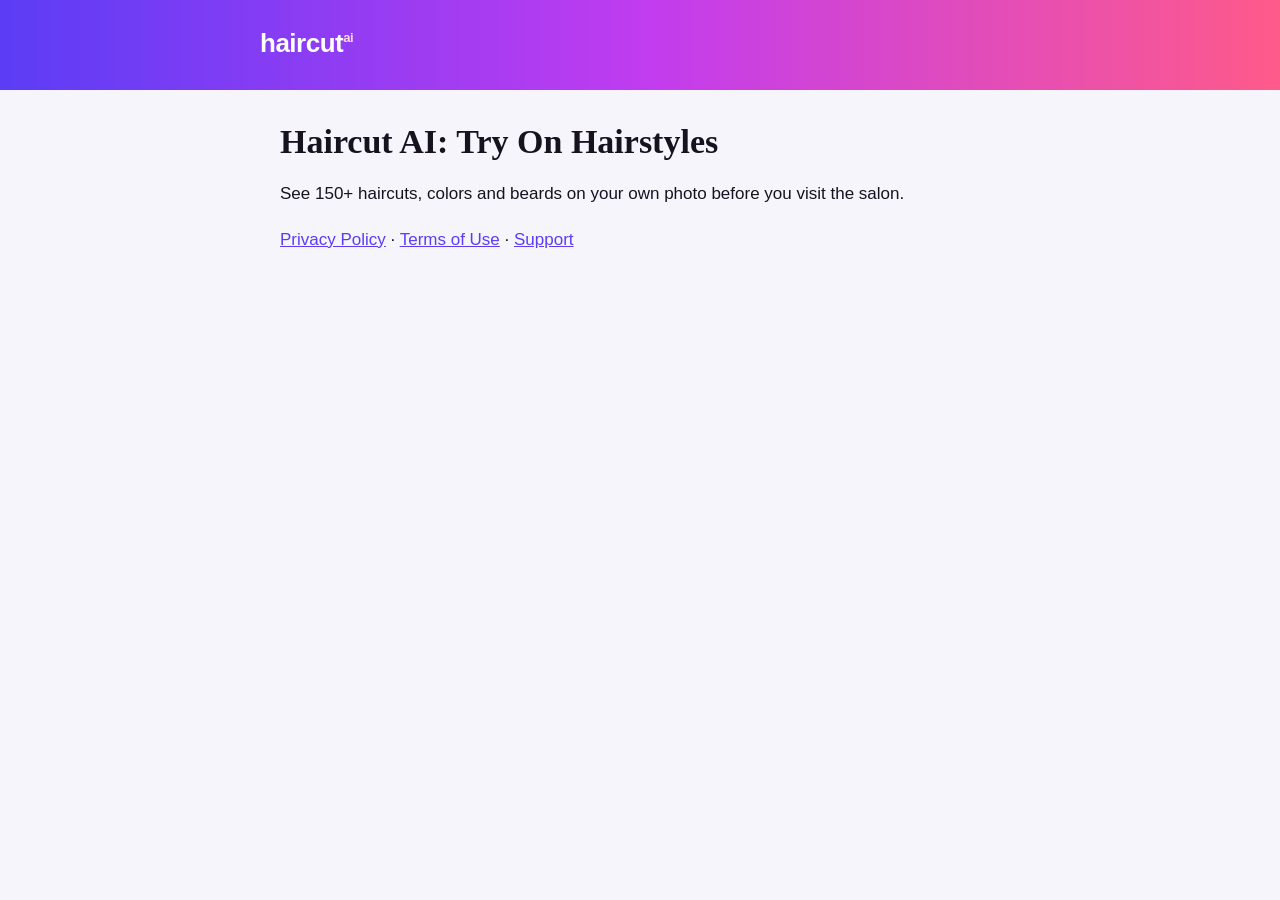
<file: index.html>
<!doctype html>
<html lang="en"><head><meta charset="utf-8"><meta name="viewport" content="width=device-width, initial-scale=1"><title>Haircut AI</title><link rel="stylesheet" href="style.css"></head>
<body><header><div class="wrap"><span class="brand">haircut<sup>ai</sup></span></div></header>
<article><h1>Haircut AI: Try On Hairstyles</h1><p>See 150+ haircuts, colors and beards on your own photo before you visit the salon.</p>
<p><a href="privacy.html">Privacy Policy</a> · <a href="terms.html">Terms of Use</a> · <a href="support.html">Support</a></p></article></body></html>
</file>
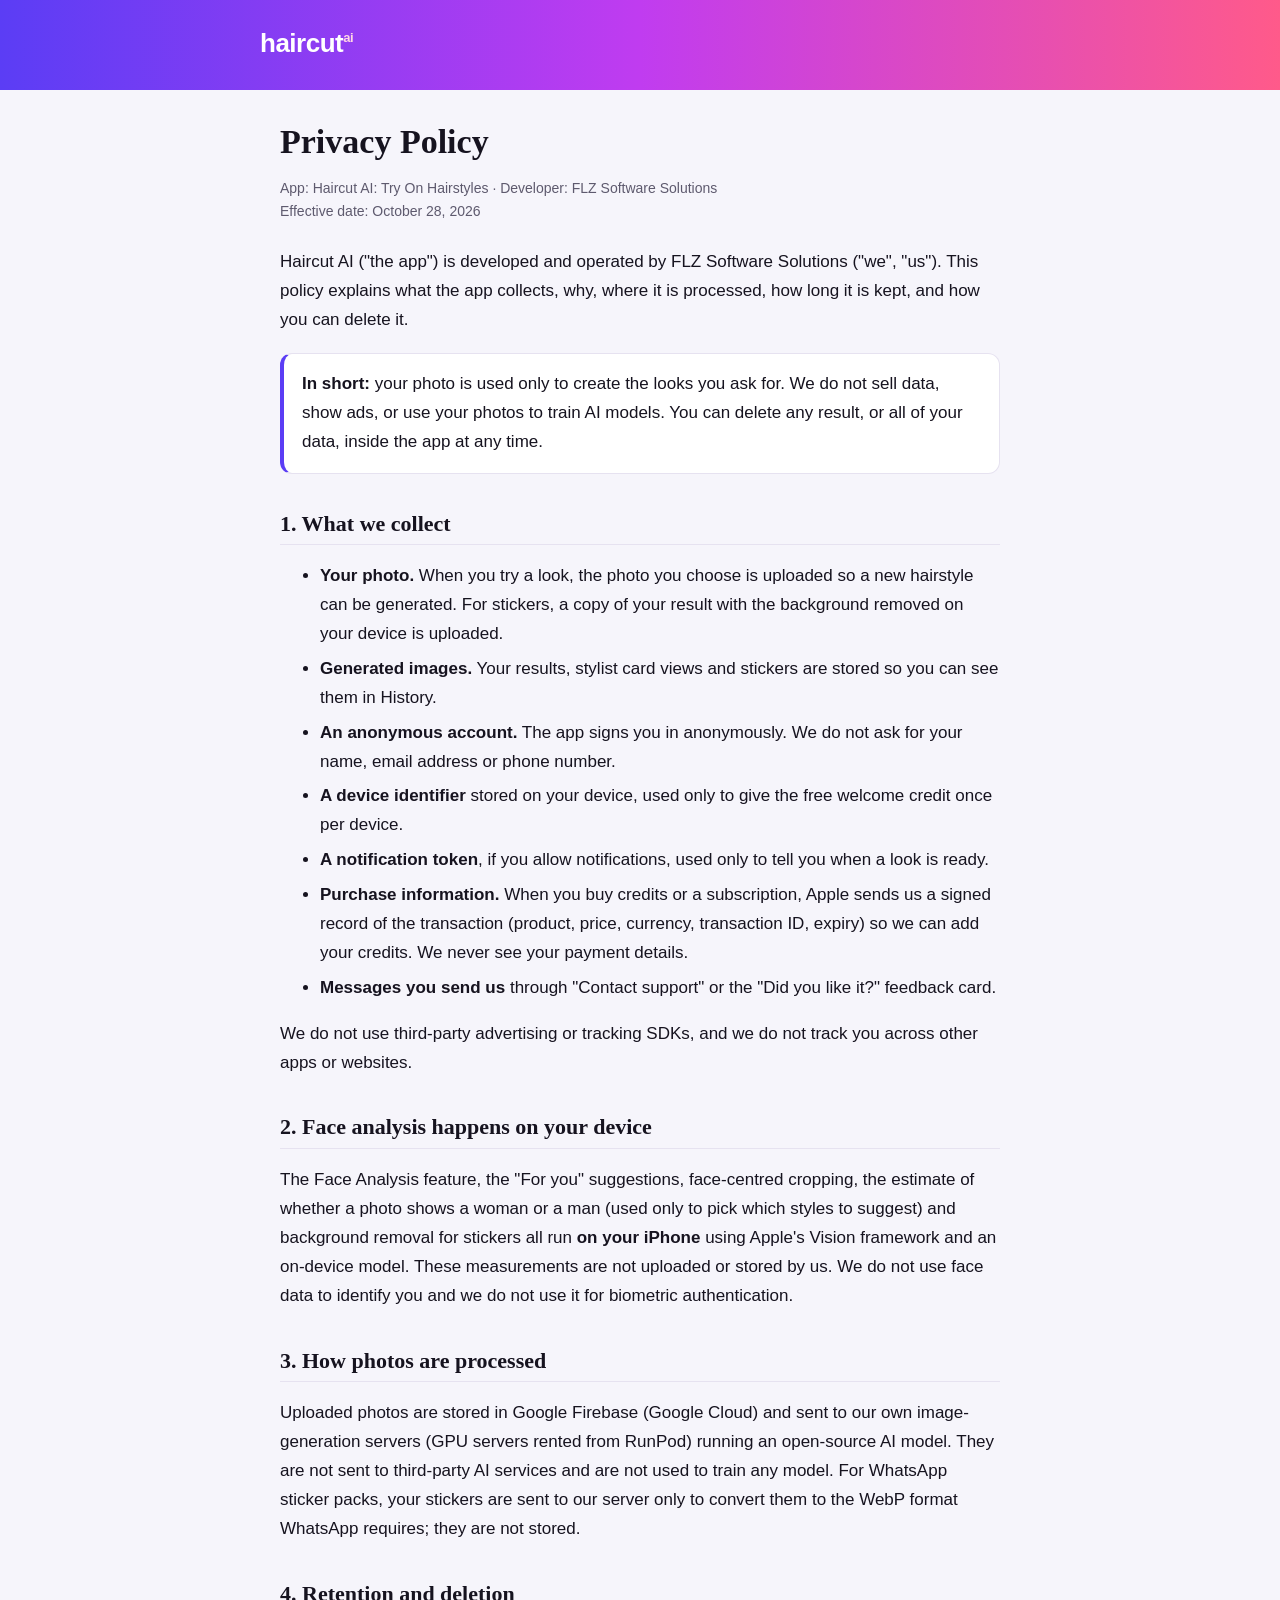
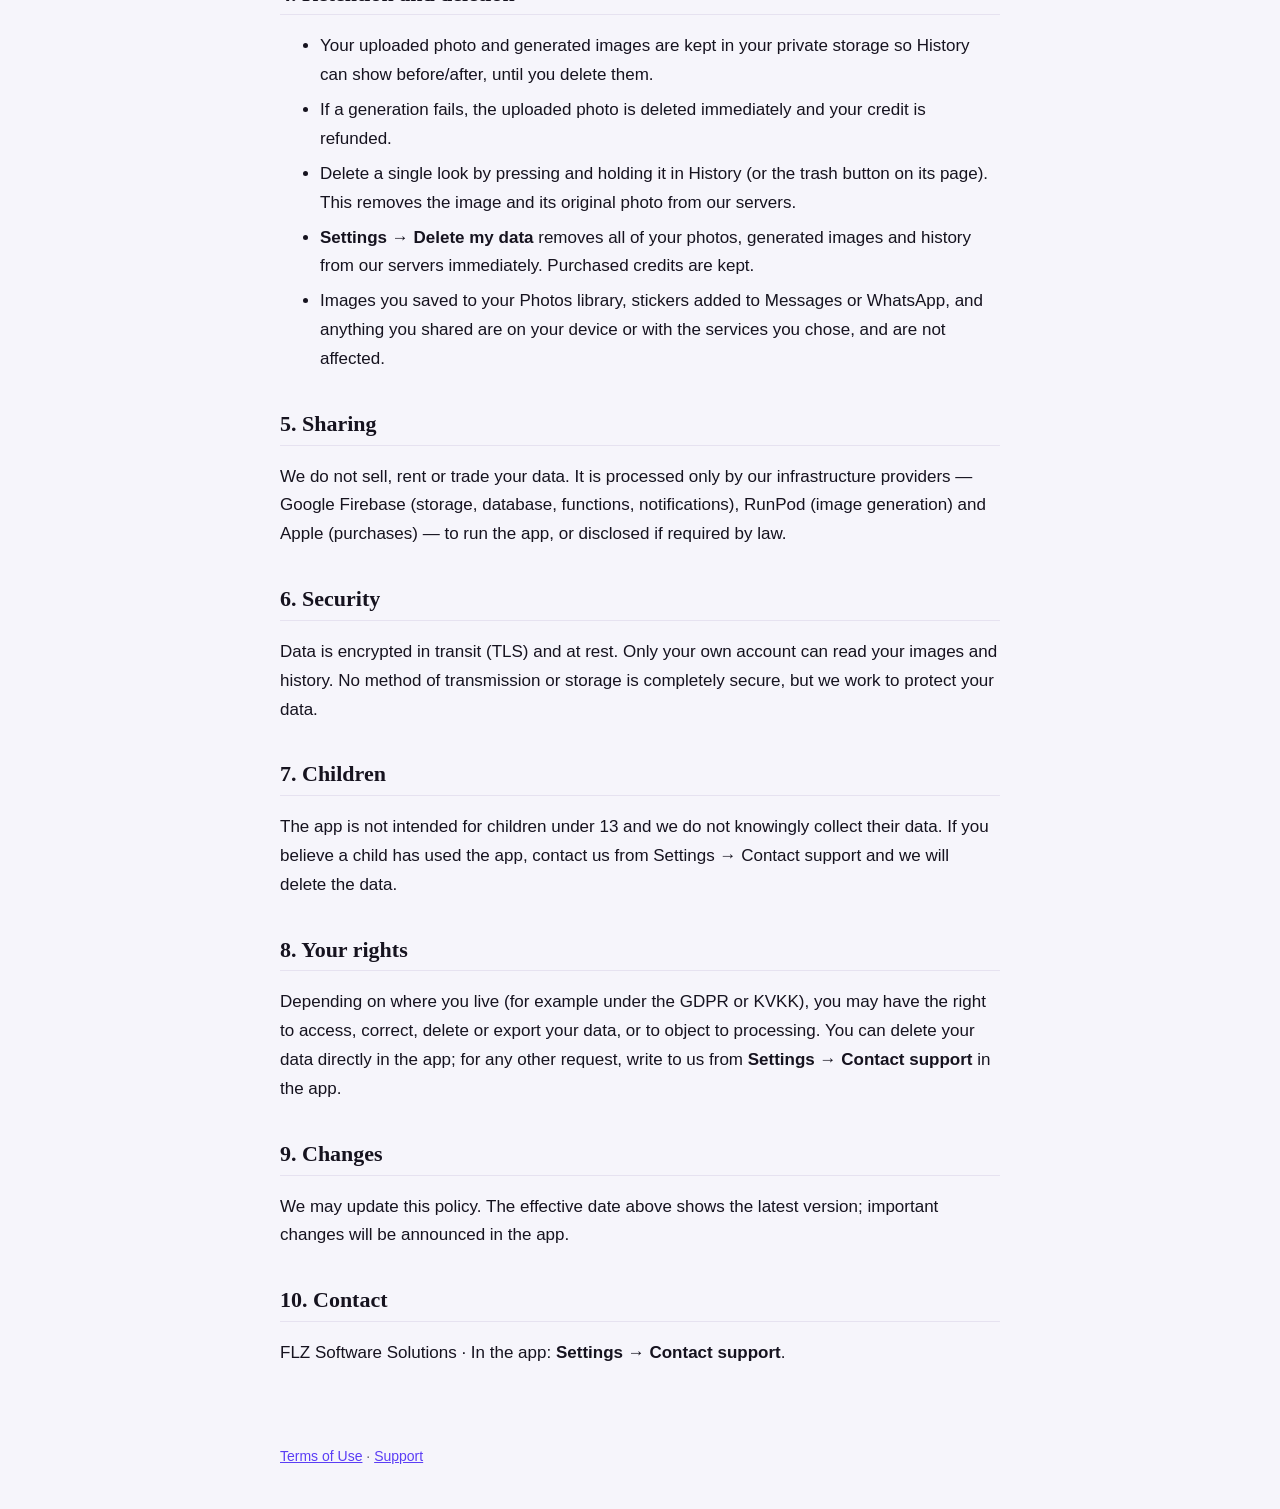
<file: privacy.html>
<!doctype html>
<html lang="en">
<head>
<meta charset="utf-8">
<meta name="viewport" content="width=device-width, initial-scale=1">
<title>Privacy Policy – Haircut AI</title>
<meta name="description" content="Privacy Policy for Haircut AI: Try On Hairstyles, an app by FLZ Software Solutions.">
<link rel="stylesheet" href="style.css">
</head>
<body>
<header><div class="wrap"><span class="brand">haircut<sup>ai</sup></span></div></header>
<article>
<h1>Privacy Policy</h1>
<p class="meta">App: Haircut AI: Try On Hairstyles · Developer: FLZ Software Solutions<br>Effective date: October 28, 2026</p>

<p>Haircut AI ("the app") is developed and operated by FLZ Software Solutions ("we", "us"). This policy explains what the app collects, why, where it is processed, how long it is kept, and how you can delete it.</p>

<div class="box"><strong>In short:</strong> your photo is used only to create the looks you ask for. We do not sell data, show ads, or use your photos to train AI models. You can delete any result, or all of your data, inside the app at any time.</div>

<h2>1. What we collect</h2>
<ul>
<li><strong>Your photo.</strong> When you try a look, the photo you choose is uploaded so a new hairstyle can be generated. For stickers, a copy of your result with the background removed on your device is uploaded.</li>
<li><strong>Generated images.</strong> Your results, stylist card views and stickers are stored so you can see them in History.</li>
<li><strong>An anonymous account.</strong> The app signs you in anonymously. We do not ask for your name, email address or phone number.</li>
<li><strong>A device identifier</strong> stored on your device, used only to give the free welcome credit once per device.</li>
<li><strong>A notification token</strong>, if you allow notifications, used only to tell you when a look is ready.</li>
<li><strong>Purchase information.</strong> When you buy credits or a subscription, Apple sends us a signed record of the transaction (product, price, currency, transaction ID, expiry) so we can add your credits. We never see your payment details.</li>
<li><strong>Messages you send us</strong> through "Contact support" or the "Did you like it?" feedback card.</li>
</ul>
<p>We do not use third-party advertising or tracking SDKs, and we do not track you across other apps or websites.</p>

<h2>2. Face analysis happens on your device</h2>
<p>The Face Analysis feature, the "For you" suggestions, face-centred cropping, the estimate of whether a photo shows a woman or a man (used only to pick which styles to suggest) and background removal for stickers all run <strong>on your iPhone</strong> using Apple's Vision framework and an on-device model. These measurements are not uploaded or stored by us. We do not use face data to identify you and we do not use it for biometric authentication.</p>

<h2>3. How photos are processed</h2>
<p>Uploaded photos are stored in Google Firebase (Google Cloud) and sent to our own image-generation servers (GPU servers rented from RunPod) running an open-source AI model. They are not sent to third-party AI services and are not used to train any model. For WhatsApp sticker packs, your stickers are sent to our server only to convert them to the WebP format WhatsApp requires; they are not stored.</p>

<h2>4. Retention and deletion</h2>
<ul>
<li>Your uploaded photo and generated images are kept in your private storage so History can show before/after, until you delete them.</li>
<li>If a generation fails, the uploaded photo is deleted immediately and your credit is refunded.</li>
<li>Delete a single look by pressing and holding it in History (or the trash button on its page). This removes the image and its original photo from our servers.</li>
<li><strong>Settings → Delete my data</strong> removes all of your photos, generated images and history from our servers immediately. Purchased credits are kept.</li>
<li>Images you saved to your Photos library, stickers added to Messages or WhatsApp, and anything you shared are on your device or with the services you chose, and are not affected.</li>
</ul>

<h2>5. Sharing</h2>
<p>We do not sell, rent or trade your data. It is processed only by our infrastructure providers — Google Firebase (storage, database, functions, notifications), RunPod (image generation) and Apple (purchases) — to run the app, or disclosed if required by law.</p>

<h2>6. Security</h2>
<p>Data is encrypted in transit (TLS) and at rest. Only your own account can read your images and history. No method of transmission or storage is completely secure, but we work to protect your data.</p>

<h2>7. Children</h2>
<p>The app is not intended for children under 13 and we do not knowingly collect their data. If you believe a child has used the app, contact us from Settings → Contact support and we will delete the data.</p>

<h2>8. Your rights</h2>
<p>Depending on where you live (for example under the GDPR or KVKK), you may have the right to access, correct, delete or export your data, or to object to processing. You can delete your data directly in the app; for any other request, write to us from <strong>Settings → Contact support</strong> in the app.</p>

<h2>9. Changes</h2>
<p>We may update this policy. The effective date above shows the latest version; important changes will be announced in the app.</p>

<h2>10. Contact</h2>
<p>FLZ Software Solutions · In the app: <strong>Settings → Contact support</strong>.</p>
</article>
<footer><a href="terms.html">Terms of Use</a> · <a href="support.html">Support</a></footer>
</body>
</html>
</file>
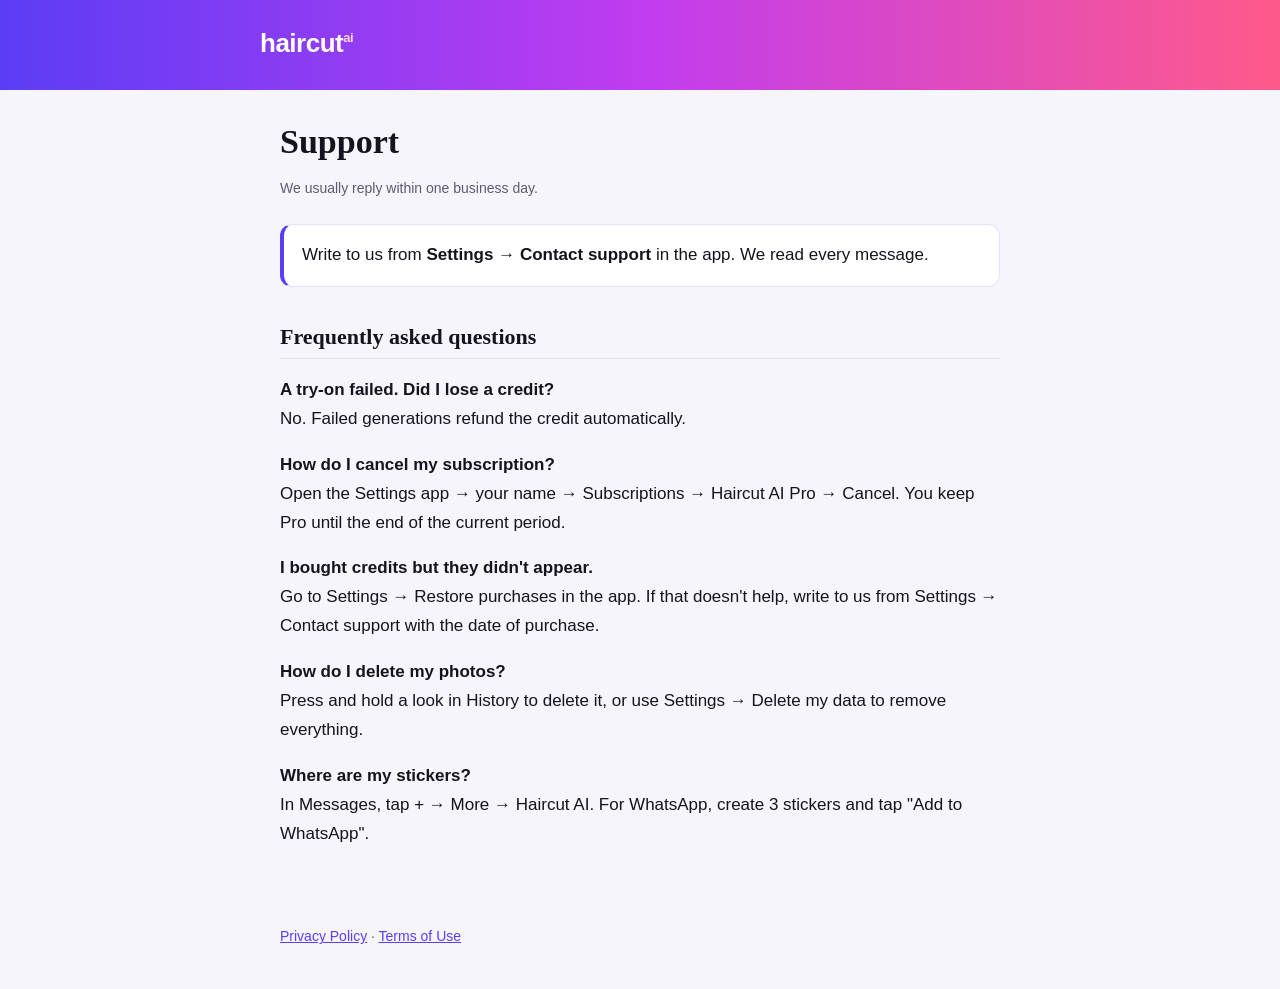
<file: support.html>
<!doctype html>
<html lang="en">
<head>
<meta charset="utf-8">
<meta name="viewport" content="width=device-width, initial-scale=1">
<title>Support – Haircut AI</title>
<link rel="stylesheet" href="style.css">
</head>
<body>
<header><div class="wrap"><span class="brand">haircut<sup>ai</sup></span></div></header>
<article>
<h1>Support</h1>
<p class="meta">We usually reply within one business day.</p>
<div class="box">Write to us from <strong>Settings → Contact support</strong> in the app. We read every message.</div>
<h2>Frequently asked questions</h2>
<p><strong>A try-on failed. Did I lose a credit?</strong><br>No. Failed generations refund the credit automatically.</p>
<p><strong>How do I cancel my subscription?</strong><br>Open the Settings app → your name → Subscriptions → Haircut AI Pro → Cancel. You keep Pro until the end of the current period.</p>
<p><strong>I bought credits but they didn't appear.</strong><br>Go to Settings → Restore purchases in the app. If that doesn't help, write to us from Settings → Contact support with the date of purchase.</p>
<p><strong>How do I delete my photos?</strong><br>Press and hold a look in History to delete it, or use Settings → Delete my data to remove everything.</p>
<p><strong>Where are my stickers?</strong><br>In Messages, tap + → More → Haircut AI. For WhatsApp, create 3 stickers and tap "Add to WhatsApp".</p>
</article>
<footer><a href="privacy.html">Privacy Policy</a> · <a href="terms.html">Terms of Use</a></footer>
</body>
</html>
</file>
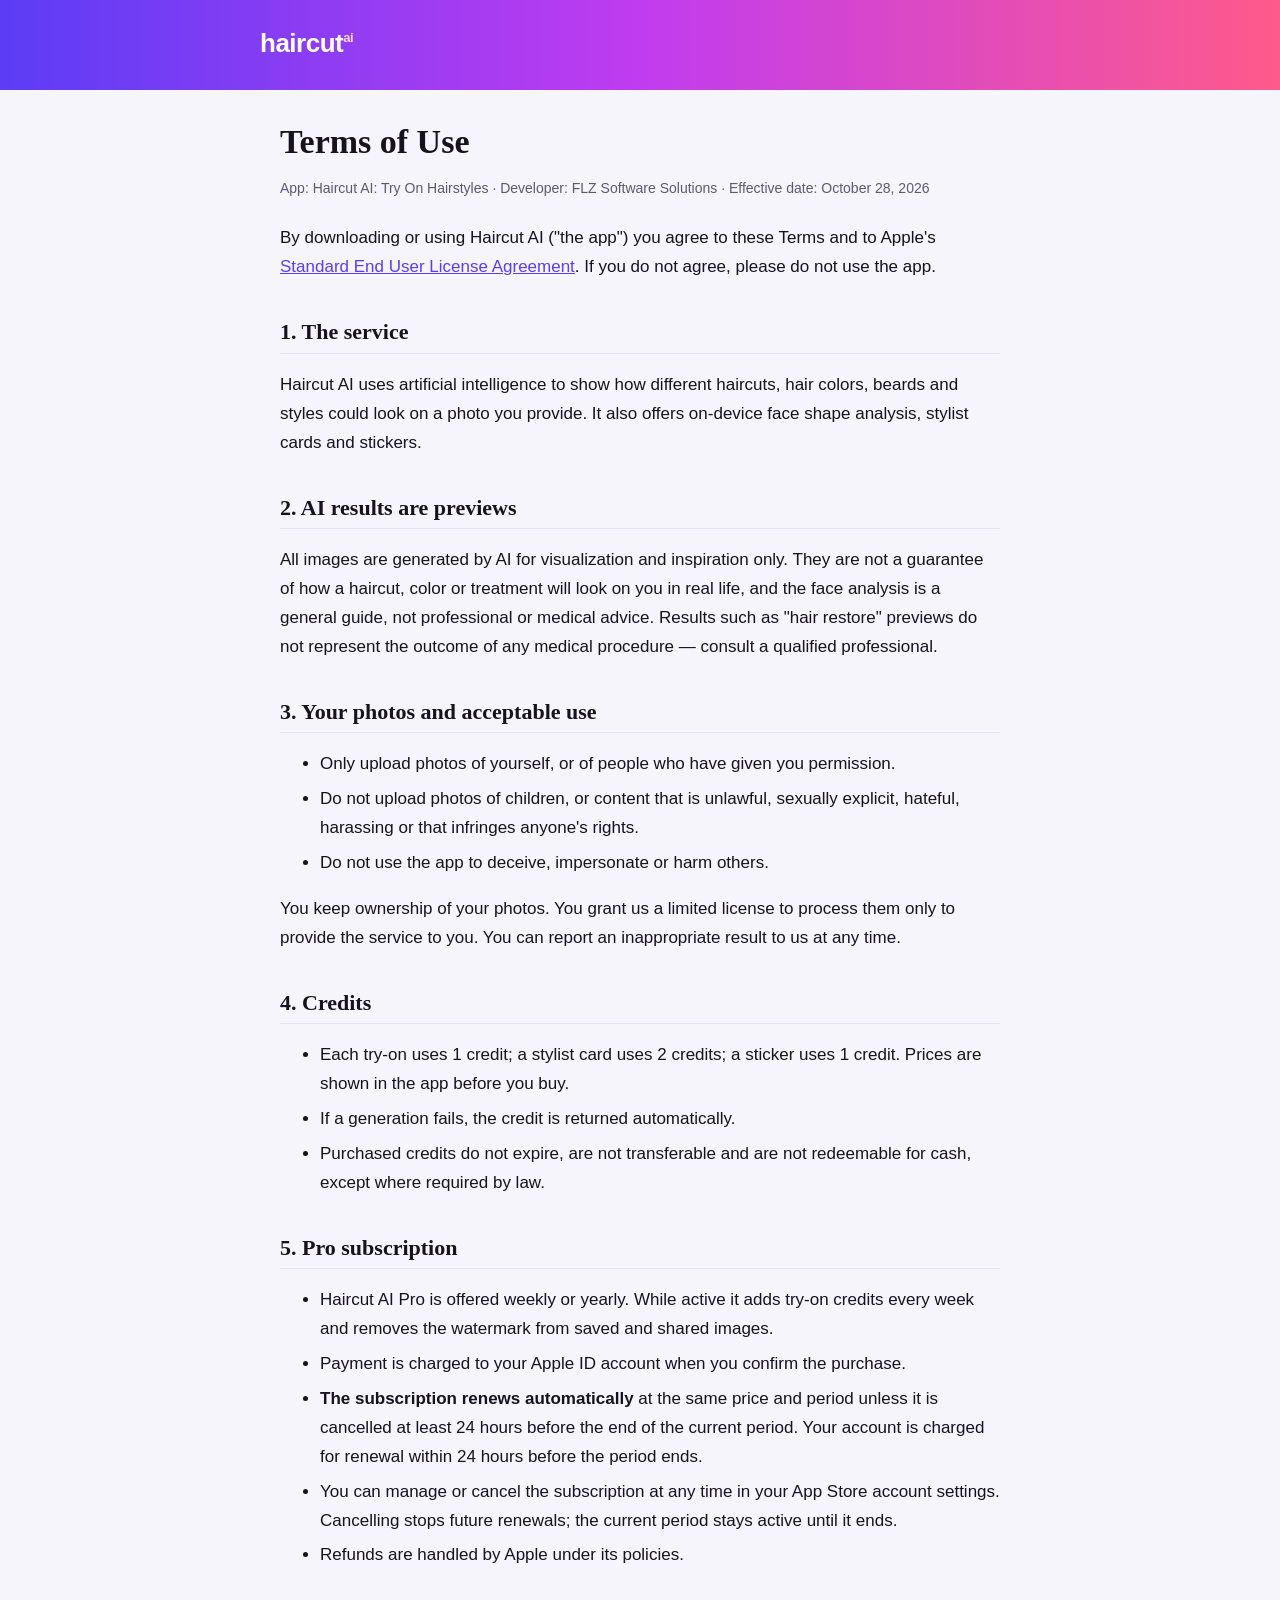
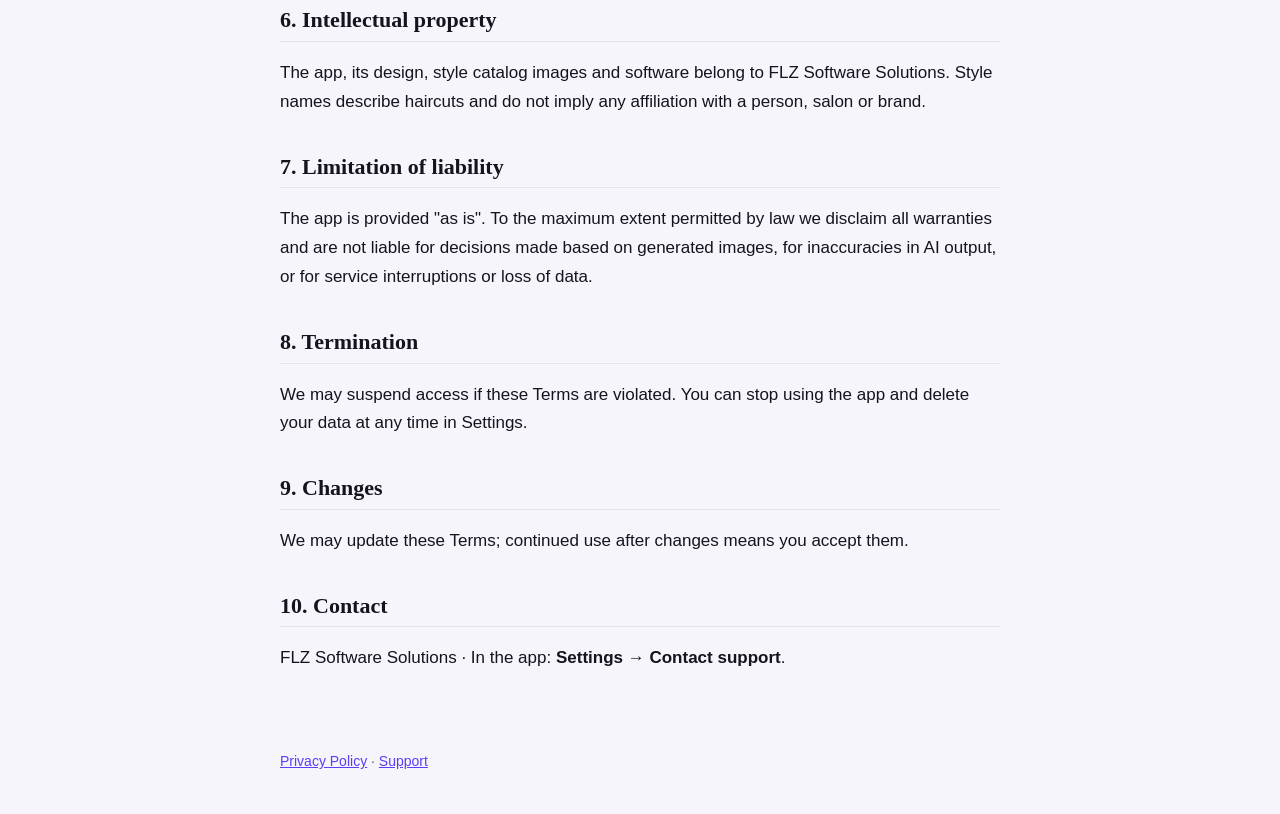
<file: terms.html>
<!doctype html>
<html lang="en">
<head>
<meta charset="utf-8">
<meta name="viewport" content="width=device-width, initial-scale=1">
<title>Terms of Use – Haircut AI</title>
<meta name="description" content="Terms of Use for Haircut AI: Try On Hairstyles, including subscription and credit terms.">
<link rel="stylesheet" href="style.css">
</head>
<body>
<header><div class="wrap"><span class="brand">haircut<sup>ai</sup></span></div></header>
<article>
<h1>Terms of Use</h1>
<p class="meta">App: Haircut AI: Try On Hairstyles · Developer: FLZ Software Solutions · Effective date: October 28, 2026</p>

<p>By downloading or using Haircut AI ("the app") you agree to these Terms and to Apple's <a href="https://www.apple.com/legal/internet-services/itunes/dev/stdeula/">Standard End User License Agreement</a>. If you do not agree, please do not use the app.</p>

<h2>1. The service</h2>
<p>Haircut AI uses artificial intelligence to show how different haircuts, hair colors, beards and styles could look on a photo you provide. It also offers on-device face shape analysis, stylist cards and stickers.</p>

<h2>2. AI results are previews</h2>
<p>All images are generated by AI for visualization and inspiration only. They are not a guarantee of how a haircut, color or treatment will look on you in real life, and the face analysis is a general guide, not professional or medical advice. Results such as "hair restore" previews do not represent the outcome of any medical procedure — consult a qualified professional.</p>

<h2>3. Your photos and acceptable use</h2>
<ul>
<li>Only upload photos of yourself, or of people who have given you permission.</li>
<li>Do not upload photos of children, or content that is unlawful, sexually explicit, hateful, harassing or that infringes anyone's rights.</li>
<li>Do not use the app to deceive, impersonate or harm others.</li>
</ul>
<p>You keep ownership of your photos. You grant us a limited license to process them only to provide the service to you. You can report an inappropriate result to us at any time.</p>

<h2>4. Credits</h2>
<ul>
<li>Each try-on uses 1 credit; a stylist card uses 2 credits; a sticker uses 1 credit. Prices are shown in the app before you buy.</li>
<li>If a generation fails, the credit is returned automatically.</li>
<li>Purchased credits do not expire, are not transferable and are not redeemable for cash, except where required by law.</li>
</ul>

<h2>5. Pro subscription</h2>
<ul>
<li>Haircut AI Pro is offered weekly or yearly. While active it adds try-on credits every week and removes the watermark from saved and shared images.</li>
<li>Payment is charged to your Apple ID account when you confirm the purchase.</li>
<li><strong>The subscription renews automatically</strong> at the same price and period unless it is cancelled at least 24 hours before the end of the current period. Your account is charged for renewal within 24 hours before the period ends.</li>
<li>You can manage or cancel the subscription at any time in your App Store account settings. Cancelling stops future renewals; the current period stays active until it ends.</li>
<li>Refunds are handled by Apple under its policies.</li>
</ul>

<h2>6. Intellectual property</h2>
<p>The app, its design, style catalog images and software belong to FLZ Software Solutions. Style names describe haircuts and do not imply any affiliation with a person, salon or brand.</p>

<h2>7. Limitation of liability</h2>
<p>The app is provided "as is". To the maximum extent permitted by law we disclaim all warranties and are not liable for decisions made based on generated images, for inaccuracies in AI output, or for service interruptions or loss of data.</p>

<h2>8. Termination</h2>
<p>We may suspend access if these Terms are violated. You can stop using the app and delete your data at any time in Settings.</p>

<h2>9. Changes</h2>
<p>We may update these Terms; continued use after changes means you accept them.</p>

<h2>10. Contact</h2>
<p>FLZ Software Solutions · In the app: <strong>Settings → Contact support</strong>.</p>
</article>
<footer><a href="privacy.html">Privacy Policy</a> · <a href="support.html">Support</a></footer>
</body>
</html>
</file>
<file: style.css>
:root{--ink:#16131F;--muted:#5E5A6E;--line:#E6E2F0;--accent:#5B3DF5;--bg:#F6F5FB}
*{box-sizing:border-box}
body{margin:0;background:var(--bg);color:var(--ink);font:17px/1.7 -apple-system,BlinkMacSystemFont,"Segoe UI",Inter,Arial,sans-serif}
header{background:linear-gradient(90deg,#5B3DF5,#C03CF0,#FF5A8A);color:#fff;padding:28px 20px}
header .wrap{max-width:760px;margin:auto}
header .brand{font:900 26px ui-rounded,-apple-system,sans-serif;letter-spacing:-.5px}
header .brand sup{font-size:13px;color:#FFD6E4}
article{max-width:760px;margin:0 auto;padding:32px 20px 60px}
h1{font:600 34px/1.2 ui-serif,"New York",Georgia,serif;margin:0 0 6px}
h2{font:600 22px/1.3 ui-serif,"New York",Georgia,serif;margin:36px 0 10px;padding-bottom:6px;border-bottom:1px solid var(--line)}
.meta{color:var(--muted);font-size:14px;margin-bottom:24px}
.box{background:#fff;border:1px solid var(--line);border-left:4px solid var(--accent);border-radius:12px;padding:16px 18px;margin:18px 0}
a{color:var(--accent)}
li{margin-bottom:6px}
footer{max-width:760px;margin:0 auto;padding:0 20px 40px;color:var(--muted);font-size:14px}
</file>
